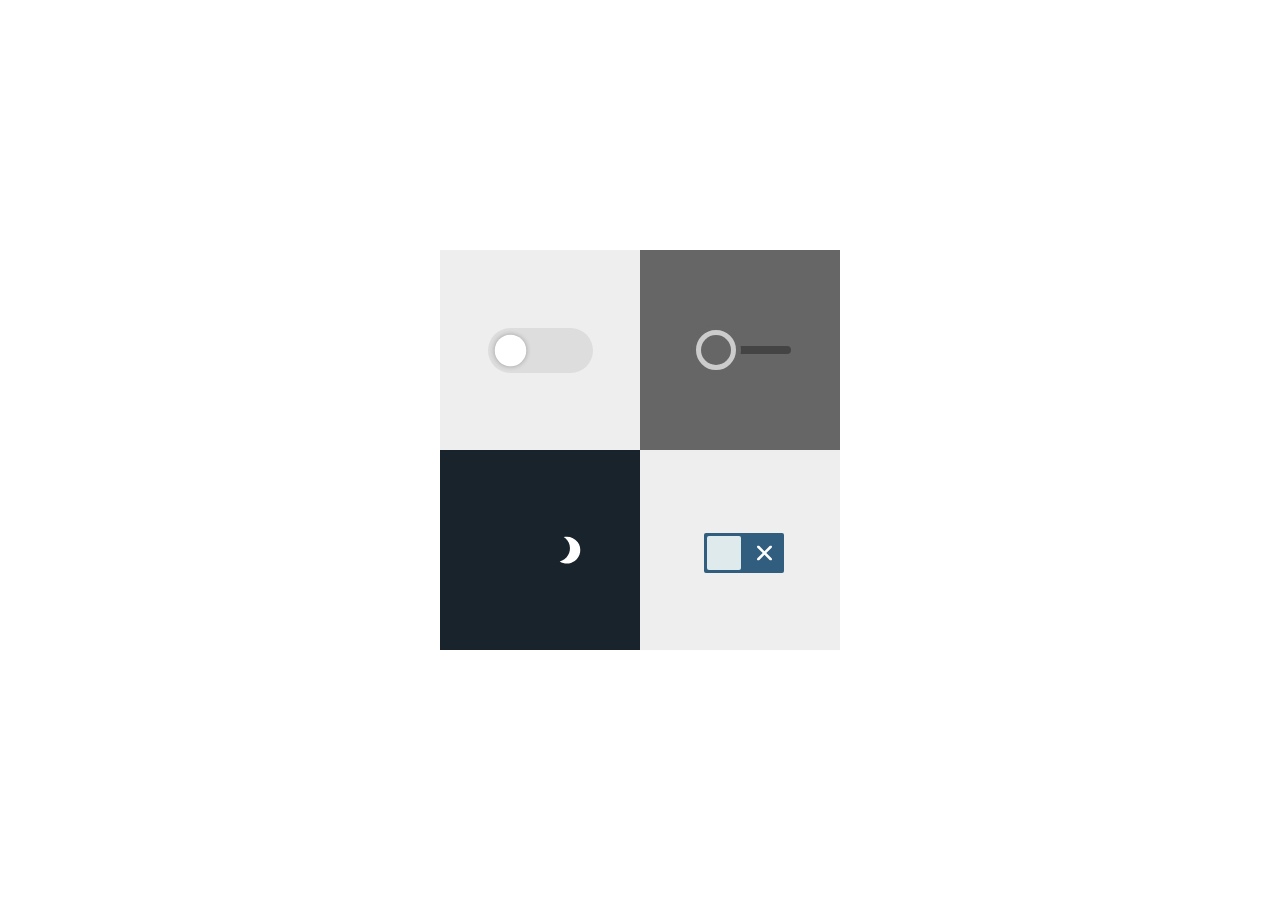
<file: index.html>
<!DOCTYPE html>
<html>
    <head>
        <title>Desing</title>
        <link rel="stylesheet" type="text/css" href="style.css">
    </head>
    <body>
        <label>
            <div class="wrapper">
                <div class="switch_box box_1">
                  <input type="checkbox" class="switch_1">
                </div>
                <div class="switch_box box_2">
                  <input type="checkbox" class="switch_2">
                </div>
                <div class="switch_box box_3">
                  <div class="toggle_switch">
                    <input type="checkbox" class="switch_3">
                    <svg class="checkbox" xmlns="" style="isolation:isolate" viewBox="0 0 168 80">
                       <path class="outer-ring" d="M41.534 9h88.932c17.51 0 31.724 13.658 31.724 30.482 0 16.823-14.215 30.48-31.724 30.48H41.534c-17.51 0-31.724-13.657-31.724-30.48C9.81 22.658 24.025 9 41.534 9z" fill="none" stroke="#233043" stroke-width="3" stroke-linecap="square" stroke-miterlimit="3"/>
                       <path class="is_checked" d="M17 39.482c0-12.694 10.306-23 23-23s23 10.306 23 23-10.306 23-23 23-23-10.306-23-23z"/>
                      <path class="is_unchecked" d="M132.77 22.348c7.705 10.695 5.286 25.617-5.417 33.327-2.567 1.85-5.38 3.116-8.288 3.812 7.977 5.03 18.54 5.024 26.668-.83 10.695-7.706 13.122-22.634 5.418-33.33-5.855-8.127-15.88-11.474-25.04-9.23 2.538 1.582 4.806 3.676 6.66 6.25z"/>
                    </svg>
                    </div>
                </div>
                <div class="switch_box box_4">
                  <div class="input_wrapper">
                    <input type="checkbox" class="switch_4">
                    <svg class="is_checked" xmlns="" viewBox="0 0 426.67 426.67">
                    <path d="M153.504 366.84c-8.657 0-17.323-3.303-23.927-9.912L9.914 237.265c-13.218-13.218-13.218-34.645 0-47.863 13.218-13.218 34.645-13.218 47.863 0l95.727 95.727 215.39-215.387c13.218-13.214 34.65-13.218 47.86 0 13.22 13.218 13.22 34.65 0 47.863L177.435 356.928c-6.61 6.605-15.27 9.91-23.932 9.91z"/>
                  </svg>
                    <svg class="is_unchecked" xmlns="" viewBox="0 0 212.982 212.982">
                    <path d="M131.804 106.49l75.936-75.935c6.99-6.99 6.99-18.323 0-25.312-6.99-6.99-18.322-6.99-25.312 0L106.49 81.18 30.555 5.242c-6.99-6.99-18.322-6.99-25.312 0-6.99 6.99-6.99 18.323 0 25.312L81.18 106.49 5.24 182.427c-6.99 6.99-6.99 18.323 0 25.312 6.99 6.99 18.322 6.99 25.312 0L106.49 131.8l75.938 75.937c6.99 6.99 18.322 6.99 25.312 0 6.99-6.99 6.99-18.323 0-25.313l-75.936-75.936z" fill-rule="evenodd" clip-rule="evenodd"/>
                  </svg>
                    </div>
                </div>
              </div>
                </div>
            </div>
        </label>
    </body>
</html>
</file>
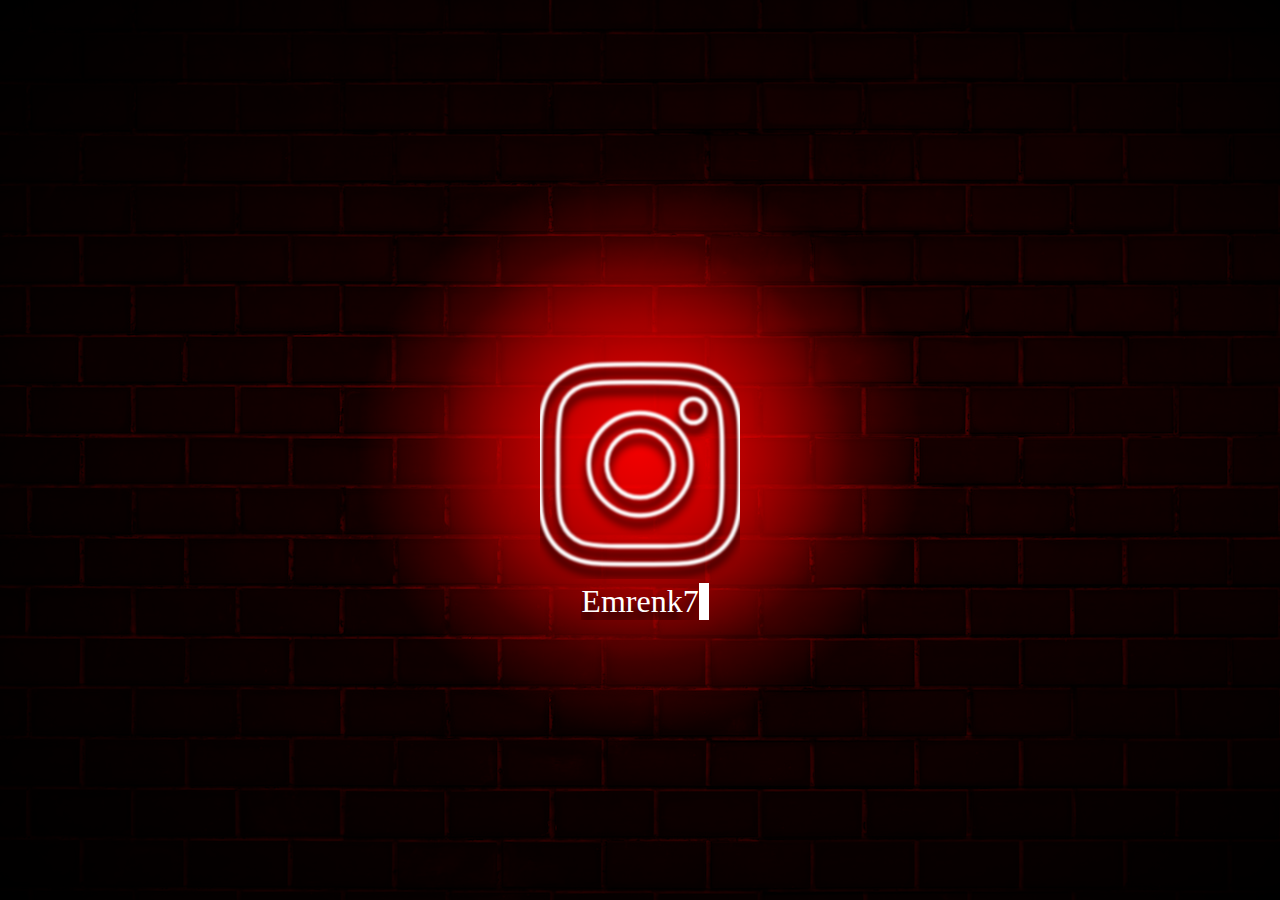
<file: Emre_Instagram/index.html>
<!DOCTYPE html>
<html>
<head>
        <meta charset="utf-8">
        <title>Emre Instagram Effect</title>
        <link rel="stylesheet" href="style.css">
</head>
<body>
    <section>
        <div class="icon">
            <svg xmlns="http://www.w3.org/2000/svg" viewBox="0 0 448 512"><!-- Font Awesome Pro 5.15.4 by @fontawesome - https://fontawesome.com License - https://fontawesome.com/license (Commercial License) --><path d="M224.1 141c-63.6 0-114.9 51.3-114.9 114.9s51.3 114.9 114.9 114.9S339 319.5 339 255.9 287.7 141 224.1 141zm0 189.6c-41.1 0-74.7-33.5-74.7-74.7s33.5-74.7 74.7-74.7 74.7 33.5 74.7 74.7-33.6 74.7-74.7 74.7zm146.4-194.3c0 14.9-12 26.8-26.8 26.8-14.9 0-26.8-12-26.8-26.8s12-26.8 26.8-26.8 26.8 12 26.8 26.8zm76.1 27.2c-1.7-35.9-9.9-67.7-36.2-93.9-26.2-26.2-58-34.4-93.9-36.2-37-2.1-147.9-2.1-184.9 0-35.8 1.7-67.6 9.9-93.9 36.1s-34.4 58-36.2 93.9c-2.1 37-2.1 147.9 0 184.9 1.7 35.9 9.9 67.7 36.2 93.9s58 34.4 93.9 36.2c37 2.1 147.9 2.1 184.9 0 35.9-1.7 67.7-9.9 93.9-36.2 26.2-26.2 34.4-58 36.2-93.9 2.1-37 2.1-147.8 0-184.8zM398.8 388c-7.8 19.6-22.9 34.7-42.6 42.6-29.5 11.7-99.5 9-132.1 9s-102.7 2.6-132.1-9c-19.6-7.8-34.7-22.9-42.6-42.6-11.7-29.5-9-99.5-9-132.1s-2.6-102.7 9-132.1c7.8-19.6 22.9-34.7 42.6-42.6 29.5-11.7 99.5-9 132.1-9s102.7-2.6 132.1 9c19.6 7.8 34.7 22.9 42.6 42.6 11.7 29.5 9 99.5 9 132.1s2.7 102.7-9 132.1z"/></svg>
            <h2>Emrenk7</h2>
        </div>
    </section>
</body>
</html>
</file>
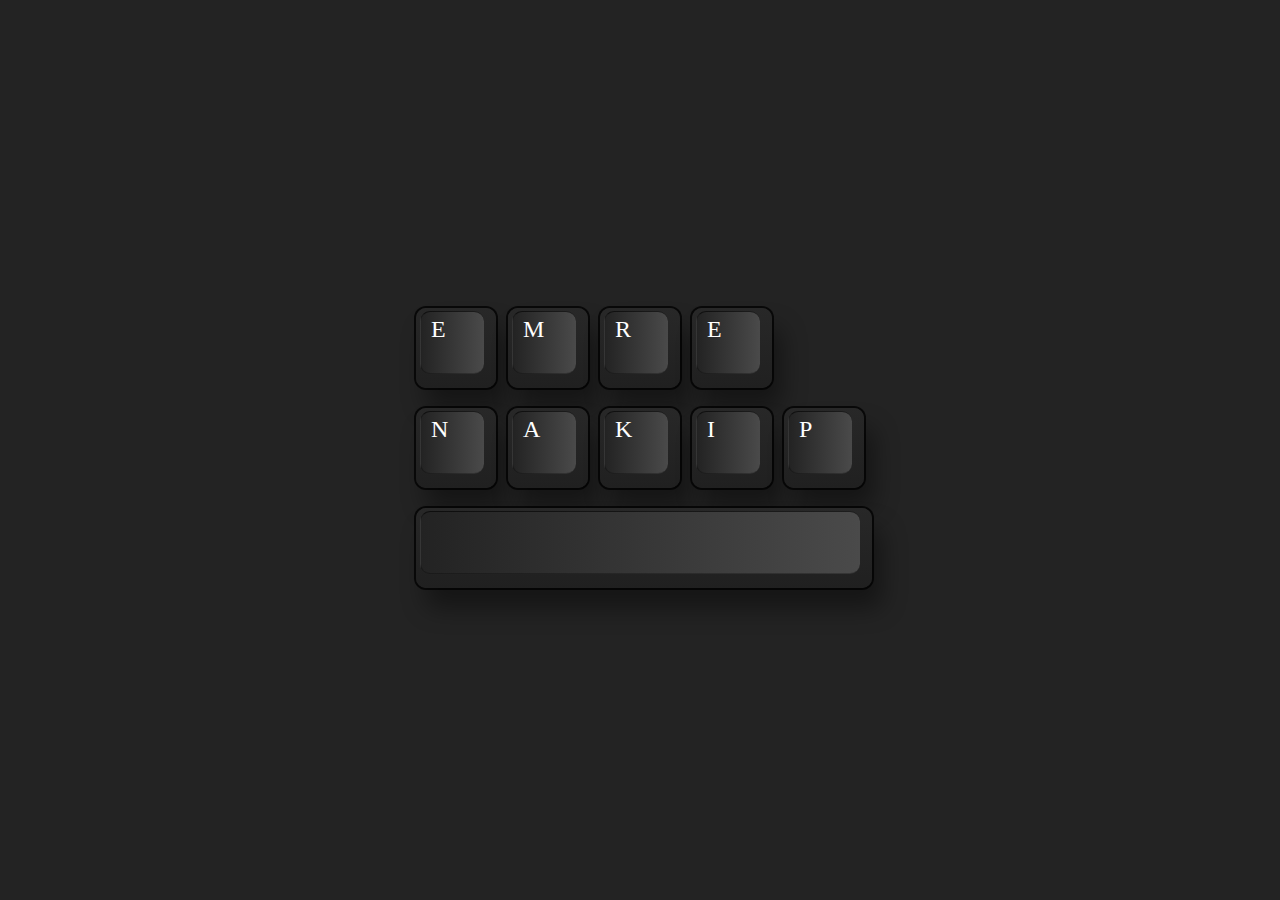
<file: Keys with neon/index.html>
<!doctype html>
<html>
<head>
    <meta charset="utf-8">
    <title>Keys | Html CSS Only</title>
    <link rel="stylesheet" href="style.css">
</head>
<body>
    <div>
        <span><i>E</i></span>
        <span><i>M</i></span>
        <span><i>R</i></span>
        <span><i>E</i></span><br>
        <span><i>n</i></span>
        <span><i>a</i></span>
        <span><i>k</i></span>
        <span><i>i</i></span>
        <span><i>p</i></span><br>
        <span><i></i></span>
    </div>
</body>
</html>
</file>
<file: style.css>
.wrapper{
    display: -webkit-box;
    display: -ms-flexbox;
    display: flex;
    width: 400px;
    margin: 50vh auto 0;
    -ms-flex-wrap: wrap;
        flex-wrap: wrap;
    -webkit-transform: translateY(-50%);
            transform: translateY(-50%);
  }
  
  .switch_box{
    display: -webkit-box;
    display: -ms-flexbox;
    display: flex;
    max-width: 200px;
    min-width: 200px;
    height: 200px;
    -webkit-box-pack: center;
        -ms-flex-pack: center;
            justify-content: center;
    -webkit-box-align: center;
        -ms-flex-align: center;
            align-items: center;
    -webkit-box-flex: 1;
        -ms-flex: 1;
            flex: 1;
  }
  
  /* Switch 1 Specific Styles Start */
  
  .box_1{
    background: #eee;
  }
  
  input[type="checkbox"].switch_1{
    font-size: 30px;
    -webkit-appearance: none;
       -moz-appearance: none;
            appearance: none;
    width: 3.5em;
    height: 1.5em;
    background: #ddd;
    border-radius: 3em;
    position: relative;
    cursor: pointer;
    outline: none;
    -webkit-transition: all .2s ease-in-out;
    transition: all .2s ease-in-out;
    }
    
    input[type="checkbox"].switch_1:checked{
    background: #0ebeff;
    }
    
    input[type="checkbox"].switch_1:after{
    position: absolute;
    content: "";
    width: 1.5em;
    height: 1.5em;
    border-radius: 50%;
    background: #fff;
    -webkit-box-shadow: 0 0 .25em rgba(0,0,0,.3);
            box-shadow: 0 0 .25em rgba(0,0,0,.3);
    -webkit-transform: scale(.7);
            transform: scale(.7);
    left: 0;
    -webkit-transition: all .2s ease-in-out;
    transition: all .2s ease-in-out;
    }
    
    input[type="checkbox"].switch_1:checked:after{
    left: calc(100% - 1.5em);
    }
    
  /* Switch 1 Specific Style End */
  
  
  /* Switch 2 Specific Style Start */
  
  .box_2{
    background: #666;
  }
  
  input[type="checkbox"].switch_2{
    -webkit-appearance: none;
       -moz-appearance: none;
            appearance: none;
    width: 100px;
    height: 8px;
    background: #444;
    border-radius: 5px;
    position: relative;
    outline: 0;
    cursor: pointer;
  }
  
  input[type="checkbox"].switch_2:before,
  input[type="checkbox"].switch_2:after{
    position: absolute;
    content: "";
    -webkit-transition: all .25s;
    transition: all .25s;
  }
  
  input[type="checkbox"].switch_2:before{
    width: 40px;
    height: 40px;
    background: #ccc;
    border: 5px solid #666;
    border-radius: 50%;
    top: 50%;
    left: 0;
    -webkit-transform: translateY(-50%);
            transform: translateY(-50%);
  }
  
  input[type="checkbox"].switch_2:after{
    width: 30px;
    height: 30px;
    background: #666;
    border-radius: 50%;
    top: 50%;
    left: 10px;
    -webkit-transform: scale(1) translateY(-50%);
            transform: scale(1) translateY(-50%);
    -webkit-transform-origin: 50% 50%;
            transform-origin: 50% 50%;
  }
  
  input[type="checkbox"].switch_2:checked:before{
    left: calc(100% - 35px);
  }
  
  input[type="checkbox"].switch_2:checked:after{
    left: 75px;
    -webkit-transform: scale(0);
            transform: scale(0);
  }
  
  /* Switch 2 Specific Style End */
  
    
  /* Switch 3 Specific Style Start */
  
  .box_3{
    background: #19232b;
  }
  
  .toggle_switch{
    width: 100px;
    height: 45px;
    position: relative;
  }
  
  input[type="checkbox"].switch_3{
    -webkit-appearance: none;
       -moz-appearance: none;
            appearance: none;
    position: absolute;
    top: 0;
    right: 0;
    bottom: 0;
    left: 0;
    width: 100%;
    height: 100%;
    cursor: pointer;
    outline: 0;
    z-index: 1;
  }
  
  svg.checkbox .outer-ring{
    stroke-dasharray: 375;
    stroke-dashoffset: 375;
    -webkit-animation: resetRing .35s ease-in-out forwards;
            animation: resetRing .35s ease-in-out forwards;
  }
  
  input[type="checkbox"].switch_3:checked + svg.checkbox .outer-ring{
    -webkit-animation: animateRing .35s ease-in-out forwards;
            animation: animateRing .35s ease-in-out forwards;
  }
  
  input[type="checkbox"].switch_3:checked + svg.checkbox .is_checked{
    opacity: 1;
    -webkit-transform: translateX(0) rotate(0deg);
            transform: translateX(0) rotate(0deg);
  }
  
  input[type="checkbox"].switch_3:checked + svg.checkbox .is_unchecked{
    opacity: 0;
    -webkit-transform: translateX(-200%) rotate(180deg);
            transform: translateX(-200%) rotate(180deg);
  }
  
  
  svg.checkbox{
    position: absolute;
    top: 0;
    right: 0;
    bottom: 0;
    left: 0;
    width: 100%;
    height: 100%;
  }
  
  svg.checkbox .is_checked{
    opacity: 0;
    fill: yellow;
    -webkit-transform-origin: 50% 50%;
            transform-origin: 50% 50%;
    -webkit-transform: translateX(200%) rotate(45deg);
            transform: translateX(200%) rotate(45deg);
    -webkit-transition: all .35s;
    transition: all .35s;
  }
  
  svg.checkbox .is_unchecked{
    opacity: 1;
    fill: #fff;
    -webkit-transform-origin: 50% 50%;
            transform-origin: 50% 50%;
    -webkit-transform: translateX(0) rotate(0deg);
            transform: translateX(0) rotate(0deg);
    -webkit-transition: all .35s;
    transition: all .35s;
  }
  
  @-webkit-keyframes animateRing{
    to{
      stroke-dashoffset: 0;
      stroke: #b0aa28;
    }
  }
  
  @keyframes animateRing{
    to{
      stroke-dashoffset: 0;
      stroke: #b0aa28;
    }
  }
  
  @-webkit-keyframes resetRing{
    to{
      stroke-dashoffset: 0;
      stroke: #233043;
    }
  }
  
  @keyframes resetRing{
    to{
      stroke-dashoffset: 0;
      stroke: #233043;
    }
  }
  
  /* Switch 3 Specific Style End */
  
  
  /* Switch 4 Specific Style Start */
  
  .box_4{
    background: #eee;
  }
  
  .input_wrapper{
    width: 80px;
    height: 40px;
    position: relative;
    cursor: pointer;
  }
  
  .input_wrapper input[type="checkbox"]{
    width: 80px;
    height: 40px;
    cursor: pointer;
    -webkit-appearance: none;
       -moz-appearance: none;
            appearance: none;
    background: #315e7f;
    border-radius: 2px;
    position: relative;
    outline: 0;
    -webkit-transition: all .2s;
    transition: all .2s;
  }
  
  .input_wrapper input[type="checkbox"]:after{
    position: absolute;
    content: "";
    top: 3px;
    left: 3px;
    width: 34px;
    height: 34px;
    background: #dfeaec;
    z-index: 2;
    border-radius: 2px;
    -webkit-transition: all .35s;
    transition: all .35s;
  }
  
  .input_wrapper svg{
    position: absolute;
    top: 50%;
    -webkit-transform-origin: 50% 50%;
            transform-origin: 50% 50%;
    fill: #fff;
    -webkit-transition: all .35s;
    transition: all .35s;
    z-index: 1;
  }
  
  .input_wrapper .is_checked{
    width: 18px;
    left: 18%;
    -webkit-transform: translateX(190%) translateY(-30%) scale(0);
            transform: translateX(190%) translateY(-30%) scale(0);
  }
  
  .input_wrapper .is_unchecked{
    width: 15px;
    right: 10%;
    -webkit-transform: translateX(0) translateY(-30%) scale(1);
            transform: translateX(0) translateY(-30%) scale(1);
  }
  
  /* Checked State */
  .input_wrapper input[type="checkbox"]:checked{
    background: #23da87;
  }
  
  .input_wrapper input[type="checkbox"]:checked:after{
    left: calc(100% - 37px);
  }
  
  .input_wrapper input[type="checkbox"]:checked + .is_checked{
    -webkit-transform: translateX(0) translateY(-30%) scale(1);
            transform: translateX(0) translateY(-30%) scale(1);
  }
  
  .input_wrapper input[type="checkbox"]:checked ~ .is_unchecked{
    -webkit-transform: translateX(-190%) translateY(-30%) scale(0);
            transform: translateX(-190%) translateY(-30%) scale(0);
  }
</file>
<file: Emre_Instagram/style.css>
*
{
    margin: 0;
    padding: 0;
    box-sizing: border-box;
    font-family: consolas;
}
body
{
    overflow: hidden;
}
section
{
    position: relative;
    display: flex;
    justify-content: center;
    align-items: center;
    min-height: 100vh;
    background: radial-gradient(#f00, rgba(0,0,0,1)),
    url(wall.jpg);
    background-blend-mode: multiply;
    animation: animateBgColor 5s linear infinite;
}
@keyframes animateBgColor
{
    0%
    {
        filter: hue-rotate(0deg);
    }
    100%
    {
        filter: hue-rotate(460deg);
    }
}
section::before
{
    content: '';
    position: absolute;
    top: 50%;
    left: 50%;
    transform: translate(-50%,-50%);
    width: 600px;
    height: 600px;
    background: radial-gradient(rgba(255,0,0,0.75),transparent, transparent);
    border-radius: 50%;
}
section::after
{
    content: '';
    position: absolute;
    top: 50%;
    left: 50%;
    transform: translate(-50%,-50%);
    width: 800px;
    height: 800px;
    background: radial-gradient(rgba(255,0,0,0.75),transparent, transparent);
    border-radius: 50%;
}
.icon
{
    position: relative;
    width: 200px;
    height: 200px;
    z-index: 1;
    text-align: center;
}
.icon svg path
{
    stroke: #fff;
    stroke-width: 10px;
    fill: transparent;
    filter: drop-shadow(0 20px 10px #000) blur(2px);
}
.icon h2
{
    position: relative;
    color: #fff;
    font-size: 2em;
    font-weight: normal;
    display: inline-block;
    text-shadow: 0 10px 10px #000;
    box-shadow: 10px 0 0 #fff;
    overflow: hidden;
    animation: textTyping 5s steps(7) infinite;
}
@keyframes textTyping
{
    0%,90%,100%
    {
        width: 1px;
    }
    30%,60%
    {
        width: 123.16px;
    }
}
</file>
<file: Keys with neon/style.css>
*
{
    margin: 0;
    padding: 0;
    box-sizing: border-box;
    font-family: consolas;
}
body
{
    display: flex;
    justify-content: center;
    align-items: center;
    min-height: 100vh;
    background: #232323;
}
span
{
    position: relative;
    display: inline-block;
    width: 80px;
    height: 80px;
    padding: 8px 15px;
    margin: 8px 4px;
    border-radius: 10px;
    background: linear-gradient(180deg,#282828,#202020);
    box-shadow: /*inset, -8px 0 8px rgba(0, 0, 0, 0.15),
    inset 0 -8px 8px rgba(0, 0, 0, 0.25),*/
    0 0 0 2px rgba(0, 0, 0, 0.75),
    10px 20px 25px rgba(0, 0, 0, 0.4);
    overflow: hidden;
}
span:last-child
{
    width: 100%;
}
span:hover
{
    background: #03e9f4;
    color: #050801;
    box-shadow: 0 0 5px #03e9f4,
                0 0 25px #03e9f4,
                0 0 50px #03e9f4,
                0 0 200px #03e9f4;
}

span::before
{
    content: '';
    position: absolute;
    top: 3px;
    left: 4px;
    bottom: 14px;
    right: 12px;
    background: linear-gradient(90deg,#232323,#4a4a4a);
    border-radius: 10px;
    box-shadow: -10px -10px -10px rgba(255, 255, 255, 0.25),
    10px 5px 10px rgba(0, 0, 0, 0.15);
    border-left: 1px solid #0004;
    border-bottom: 1px solid #0004;
    border-top: 1px solid #0009;
}
span i
{
    position: relative;
    color: #fff;
    font-style: normal;
    font-size: 1.5em;
    text-transform: uppercase;
}
</file>
